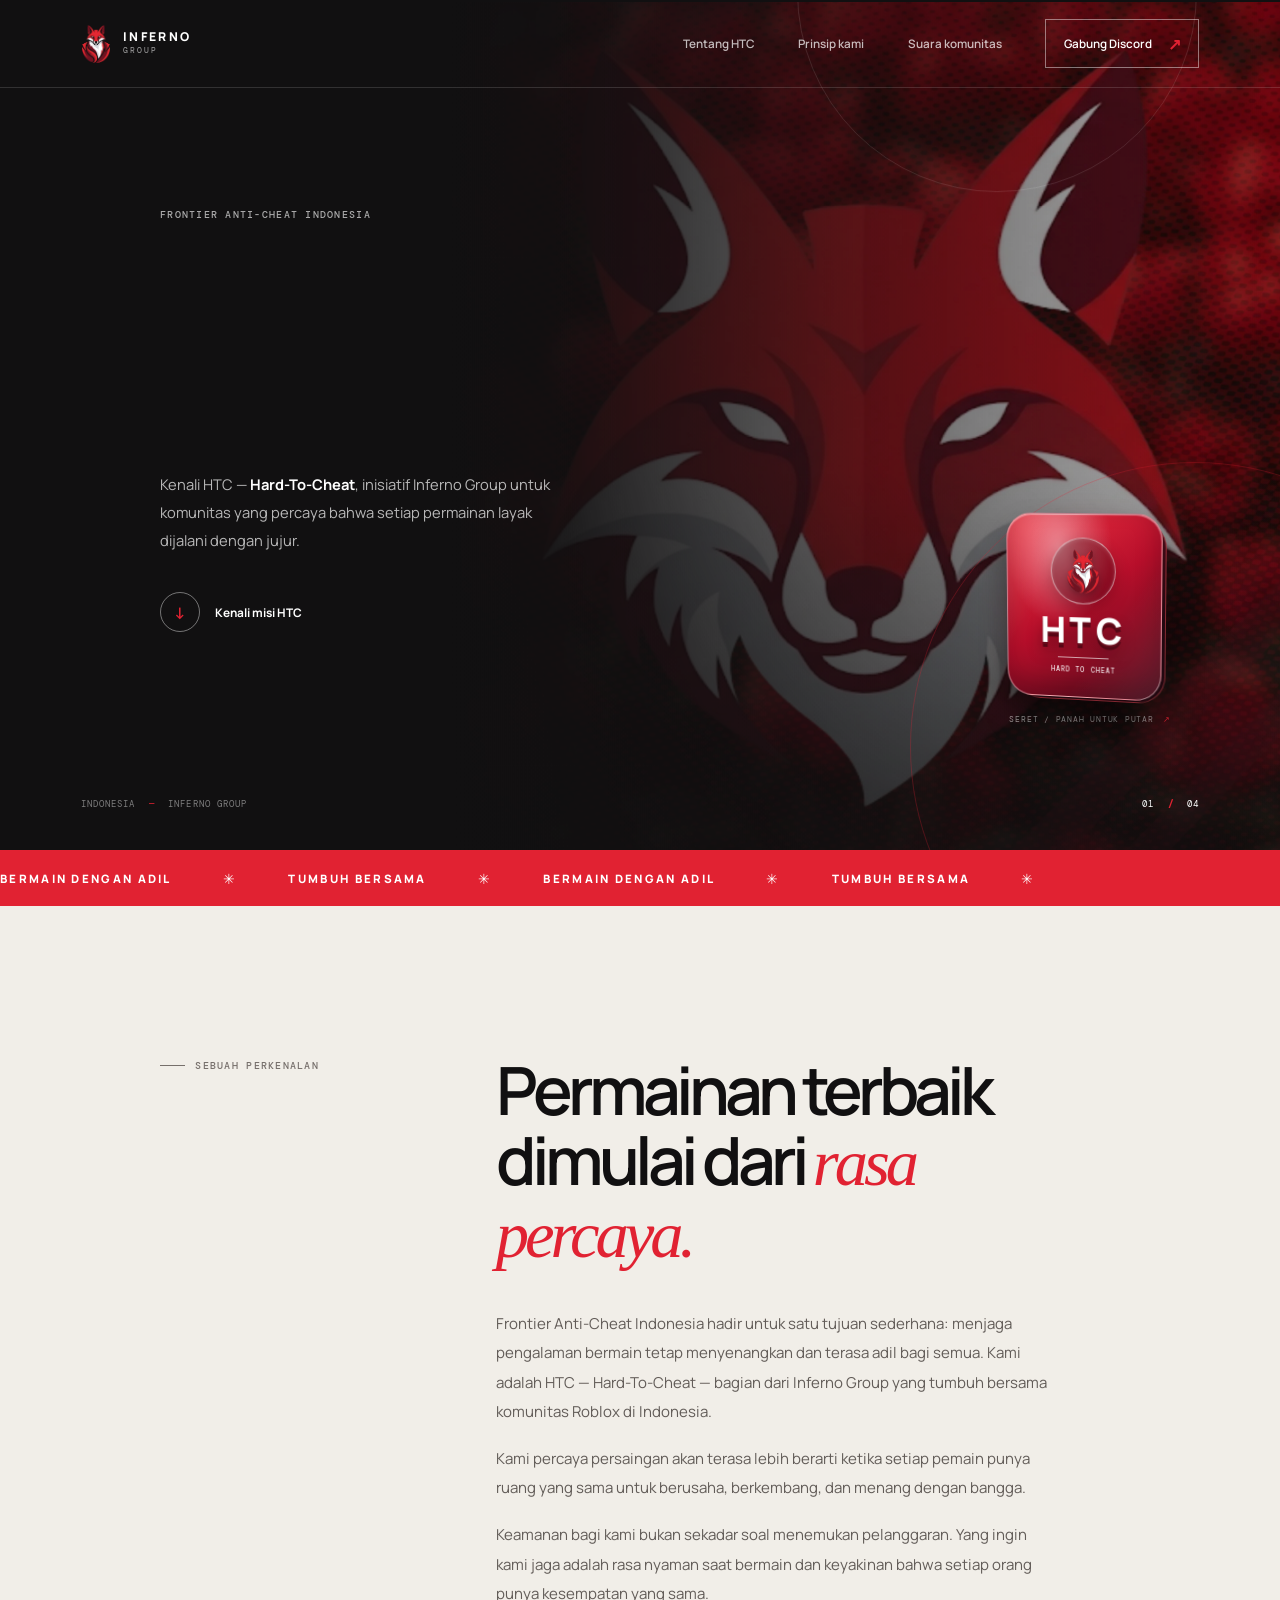
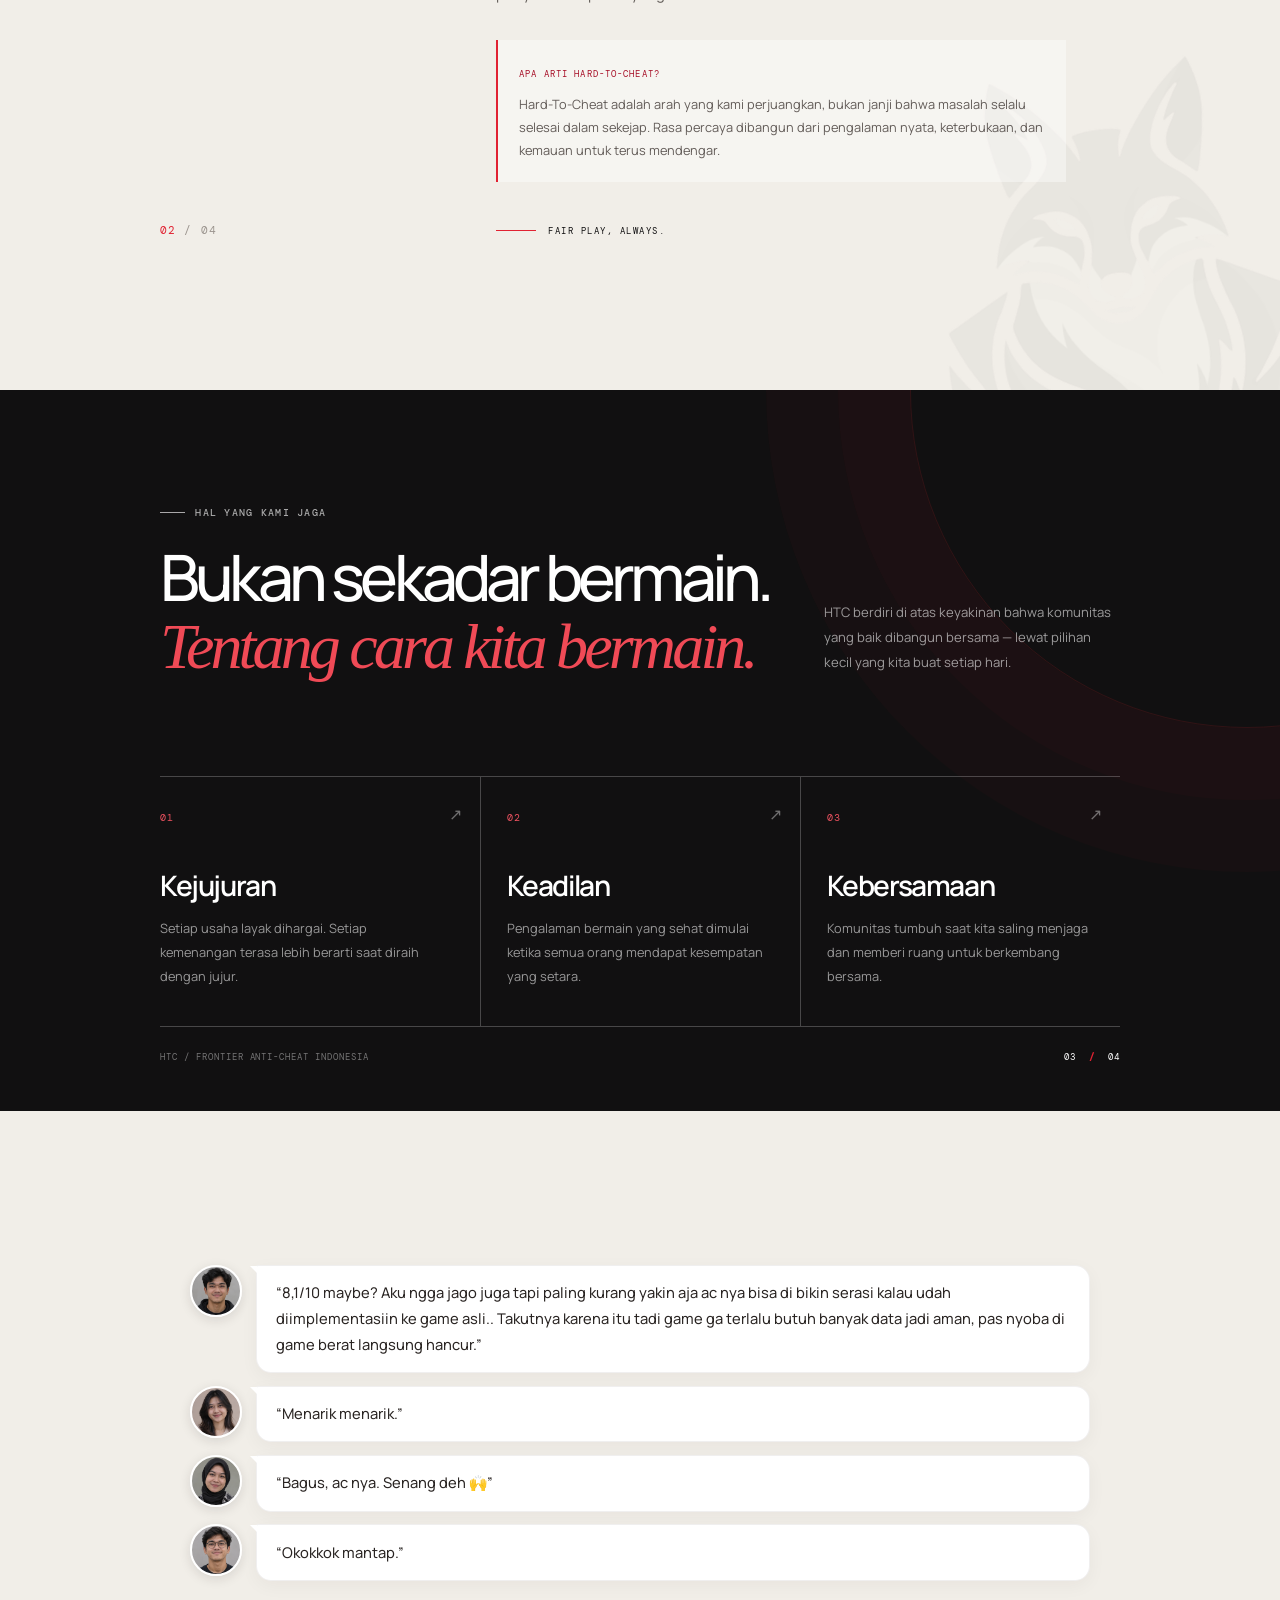
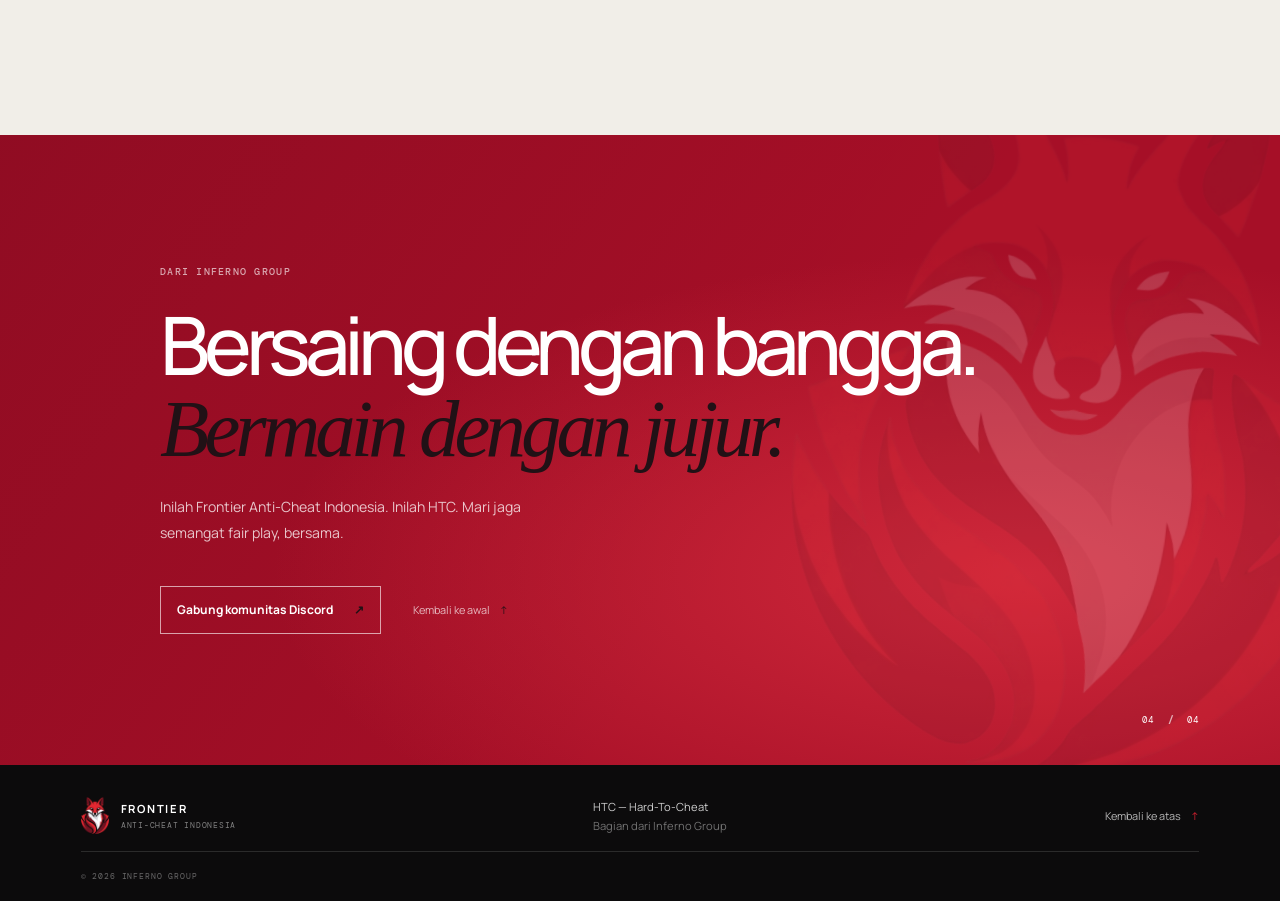
<file: index.html>
<!doctype html>
<html lang="id">
  <head>
    <meta charset="utf-8">
    <meta name="viewport" content="width=device-width, initial-scale=1">
    <meta name="theme-color" content="#111011">
    <meta name="description" content="Kenali Frontier Anti-Cheat Indonesia — HTC (Hard-To-Cheat), bagian dari Inferno Group. Bersama menjaga ruang bermain yang lebih adil.">
    <title>Frontier Anti-Cheat Indonesia — HTC</title>
    <link rel="icon" type="image/png" href="assets/inferno-group-mark.png">
    <link rel="stylesheet" href="styles.css?v=htcnav">
    <script src="script.js?v=htcnav" defer></script>
  </head>
  <body>
    <a class="skip-link" href="#main">Lewati ke konten</a>
    <div class="scroll-line" aria-hidden="true"><span id="scroll-progress"></span></div>

    <header class="site-header" id="top">
      <a class="brand" href="#top" aria-label="Frontier Anti-Cheat Indonesia, beranda">
        <img class="brand__mark" src="assets/inferno-group-mark.png" alt="">
        <span class="brand__name"><strong>INFERNO</strong><span>GROUP</span></span>
      </a>

      <button class="menu-toggle" type="button" aria-expanded="false" aria-controls="primary-nav" data-ripple>
        <span class="menu-toggle__label">Menu</span>
        <span class="menu-toggle__icon" aria-hidden="true"><i></i><i></i></span>
      </button>

      <nav class="nav" id="primary-nav" aria-label="Navigasi utama">
        <a href="#tentang">Tentang HTC</a>
        <a href="#prinsip">Prinsip kami</a>
        <a href="#komunitas">Suara komunitas</a>
        <a class="nav__cta" href="https://discord.gg/inferno-studios-roblox-store-1349219570304421979" target="_blank" rel="noopener noreferrer" data-ripple>Gabung Discord <span aria-hidden="true">↗</span></a>
      </nav>
    </header>

    <main id="main">
      <section class="hero" aria-labelledby="hero-title">
        <div class="hero__art" data-parallax="0.08" aria-hidden="true">
          <img src="assets/inferno-group-banner.webp" alt="">
          <span class="hero__shade"></span>
          <span class="hero__ring hero__ring--one"></span>
          <span class="hero__ring hero__ring--two"></span>
        </div>
        <div class="hero__content">
          <p class="eyebrow hero__eyebrow" data-reveal>FRONTIER ANTI-CHEAT INDONESIA</p>
          <h1 id="hero-title" data-reveal>Ruang bermain<br><em>yang lebih adil.</em></h1>
          <p class="hero__intro" data-reveal>Kenali HTC — <strong>Hard-To-Cheat</strong>, inisiatif Inferno Group untuk komunitas yang percaya bahwa setiap permainan layak dijalani dengan jujur.</p>
          <a class="round-link" href="#tentang" data-reveal data-ripple>
            <span class="round-link__icon" aria-hidden="true">↓</span>
            <span>Kenali misi HTC</span>
          </a>
        </div>
        <div class="hero__meta" aria-hidden="true">
          <span>INDONESIA <i>—</i> INFERNO GROUP</span>
          <span class="hero__index">01 <b>/</b> 04</span>
        </div>
        <button class="htc-logo" type="button" data-htc-logo aria-label="Logo HTC tiga dimensi. Seret untuk memutar, atau gunakan tombol panah." aria-describedby="htc-logo-hint">
          <span class="htc-logo__spin" aria-hidden="true">
            <span class="htc-logo__model">
              <span class="htc-logo__side"></span>
              <span class="htc-logo__face htc-logo__face--front">
                <span class="htc-logo__symbol"><img src="assets/inferno-group-mark.png" alt=""></span>
                <span class="htc-logo__letters">HTC</span>
                <span class="htc-logo__rule"></span>
                <span class="htc-logo__tagline">HARD TO CHEAT</span>
                <span class="htc-logo__shine"></span>
              </span>
              <span class="htc-logo__face htc-logo__face--back">
                <span class="htc-logo__symbol"><img src="assets/inferno-group-mark.png" alt=""></span>
                <span class="htc-logo__letters">HTC</span>
                <span class="htc-logo__rule"></span>
                <span class="htc-logo__tagline">INFERNO GROUP</span>
                <span class="htc-logo__shine"></span>
              </span>
            </span>
          </span>
        </button>
        <span class="htc-logo__hint" id="htc-logo-hint" aria-hidden="true">SERET / PANAH UNTUK PUTAR <span>↗</span></span>
      </section>

      <div class="ticker" aria-label="Bermain dengan adil, tumbuh bersama">
        <div class="ticker__track" aria-hidden="true">
          <span>BERMAIN DENGAN ADIL</span><b>✳</b><span>TUMBUH BERSAMA</span><b>✳</b>
          <span>BERMAIN DENGAN ADIL</span><b>✳</b><span>TUMBUH BERSAMA</span><b>✳</b>
        </div>
      </div>

      <section class="manifesto section-pad" id="tentang" aria-labelledby="manifesto-title">
        <div class="manifesto__aside" data-reveal="left">
          <p class="eyebrow"><span class="eyebrow__line"></span> SEBUAH PERKENALAN</p>
          <span class="manifesto__number">02<span> / 04</span></span>
        </div>
        <div class="manifesto__copy" data-reveal="right">
          <h2 id="manifesto-title">Permainan terbaik<br>dimulai dari <em>rasa percaya.</em></h2>
          <p>Frontier Anti-Cheat Indonesia hadir untuk satu tujuan sederhana: menjaga pengalaman bermain tetap menyenangkan dan terasa adil bagi semua. Kami adalah HTC — Hard-To-Cheat — bagian dari Inferno Group yang tumbuh bersama komunitas Roblox di Indonesia.</p>
          <p>Kami percaya persaingan akan terasa lebih berarti ketika setiap pemain punya ruang yang sama untuk berusaha, berkembang, dan menang dengan bangga.</p>
          <p>Keamanan bagi kami bukan sekadar soal menemukan pelanggaran. Yang ingin kami jaga adalah rasa nyaman saat bermain dan keyakinan bahwa setiap orang punya kesempatan yang sama.</p>
          <div class="manifesto__note" data-reveal>
            <span class="manifesto__note-label">APA ARTI HARD-TO-CHEAT?</span>
            <p>Hard-To-Cheat adalah arah yang kami perjuangkan, bukan janji bahwa masalah selalu selesai dalam sekejap. Rasa percaya dibangun dari pengalaman nyata, keterbukaan, dan kemauan untuk terus mendengar.</p>
          </div>
          <div class="signature"><span class="signature__rule"></span><span>FAIR PLAY, ALWAYS.</span></div>
        </div>
        <div class="manifesto__fox" data-parallax="0.12" aria-hidden="true"><img src="assets/inferno-group-mark.png" alt=""></div>
      </section>

      <section class="principles" id="prinsip" aria-labelledby="principles-title">
        <div class="principles__head">
          <div data-reveal>
            <p class="eyebrow eyebrow--light"><span class="eyebrow__line"></span> HAL YANG KAMI JAGA</p>
            <h2 id="principles-title">Bukan sekadar bermain.<br><em>Tentang cara kita bermain.</em></h2>
          </div>
          <p class="principles__lead" data-reveal>HTC berdiri di atas keyakinan bahwa komunitas yang baik dibangun bersama — lewat pilihan kecil yang kita buat setiap hari.</p>
        </div>
        <div class="principles__list">
          <article class="principle" data-reveal>
            <span class="principle__number">01</span>
            <h3>Kejujuran</h3>
            <p>Setiap usaha layak dihargai. Setiap kemenangan terasa lebih berarti saat diraih dengan jujur.</p>
            <span class="principle__mark" aria-hidden="true">↗</span>
          </article>
          <article class="principle" data-reveal>
            <span class="principle__number">02</span>
            <h3>Keadilan</h3>
            <p>Pengalaman bermain yang sehat dimulai ketika semua orang mendapat kesempatan yang setara.</p>
            <span class="principle__mark" aria-hidden="true">↗</span>
          </article>
          <article class="principle" data-reveal>
            <span class="principle__number">03</span>
            <h3>Kebersamaan</h3>
            <p>Komunitas tumbuh saat kita saling menjaga dan memberi ruang untuk berkembang bersama.</p>
            <span class="principle__mark" aria-hidden="true">↗</span>
          </article>
        </div>
        <div class="principles__bottom" aria-hidden="true"><span>HTC / FRONTIER ANTI-CHEAT INDONESIA</span><span>03 <b>/</b> 04</span></div>
      </section>

      <section class="voices section-pad" id="komunitas" aria-label="Suara komunitas">
        <div class="voices__grid">
          <article class="community-message" data-reveal>
            <span class="community-message__avatar community-message__avatar--one" aria-hidden="true"></span>
            <blockquote class="community-message__text">“8,1/10 maybe? Aku ngga jago juga tapi paling kurang yakin aja ac nya bisa di bikin serasi kalau udah diimplementasiin ke game asli.. Takutnya karena itu tadi game ga terlalu butuh banyak data jadi aman, pas nyoba di game berat langsung hancur.”</blockquote>
          </article>
          <article class="community-message" data-reveal>
            <span class="community-message__avatar community-message__avatar--two" aria-hidden="true"></span>
            <blockquote class="community-message__text">“Menarik menarik.”</blockquote>
          </article>
          <article class="community-message" data-reveal>
            <span class="community-message__avatar community-message__avatar--three" aria-hidden="true"></span>
            <blockquote class="community-message__text">“Bagus, ac nya. Senang deh 🙌”</blockquote>
          </article>
          <article class="community-message" data-reveal>
            <span class="community-message__avatar community-message__avatar--four" aria-hidden="true"></span>
            <blockquote class="community-message__text">“Okokkok mantap.”</blockquote>
          </article>
        </div>
      </section>

      <section class="closing" id="penutup" aria-labelledby="closing-title">
        <div class="closing__art" aria-hidden="true"><img src="assets/inferno-group-mark.png" data-parallax="0.11" alt=""></div>
        <div class="closing__content" data-reveal>
          <p class="eyebrow eyebrow--light">DARI INFERNO GROUP</p>
          <h2 id="closing-title">Bersaing dengan bangga.<br><em>Bermain dengan jujur.</em></h2>
          <p>Inilah Frontier Anti-Cheat Indonesia. Inilah HTC. Mari jaga semangat fair play, bersama.</p>
          <div class="closing__actions">
            <a class="closing__link closing__link--discord" href="https://discord.gg/inferno-studios-roblox-store-1349219570304421979" target="_blank" rel="noopener noreferrer" data-ripple><span>Gabung komunitas Discord</span><span aria-hidden="true">↗</span></a>
            <a class="closing__back" href="#top">Kembali ke awal <span aria-hidden="true">↑</span></a>
          </div>
        </div>
        <span class="closing__note" aria-hidden="true">04 <b>/</b> 04</span>
      </section>
    </main>

    <footer class="site-footer">
      <a class="footer-brand" href="#top" aria-label="Kembali ke atas">
        <img src="assets/inferno-group-mark.png" alt="">
        <span><strong>FRONTIER</strong><small>ANTI-CHEAT INDONESIA</small></span>
      </a>
      <p>HTC — Hard-To-Cheat<br><span>Bagian dari Inferno Group</span></p>
      <a class="footer-top" href="#top" data-ripple>Kembali ke atas <span aria-hidden="true">↑</span></a>
      <small class="footer-copy">© <span id="year">2026</span> INFERNO GROUP</small>
    </footer>
  </body>
</html>
</file>
<file: styles.css>
@import url('https://fonts.googleapis.com/css2?family=DM+Mono:wght@400;500&family=Manrope:wght@400;500;600;700;800&display=swap');

:root {
  color-scheme: light;
  --ink: #111011;
  --ink-soft: #292628;
  --paper: #f1eee8;
  --paper-warm: #e9e5de;
  --muted: #a7a09a;
  --red: #e12232;
  --red-dark: #a60f27;
  --line: rgba(17, 16, 17, .16);
  --mono: 'DM Mono', 'Courier New', monospace;
  --sans: 'Manrope', 'Arial', sans-serif;
}

* { box-sizing: border-box; }
html { scroll-behavior: smooth; scroll-padding-top: 5.5rem; }
body { margin: 0; background: var(--paper); color: var(--ink); font-family: var(--sans); -webkit-font-smoothing: antialiased; }
::selection { color: #fff; background: var(--red); }
a { color: inherit; text-decoration: none; }
button { color: inherit; font: inherit; }
:focus-visible { outline: 2px solid var(--red); outline-offset: 4px; }

.skip-link { position: fixed; z-index: 100; top: .75rem; left: .75rem; padding: .75rem 1rem; color: #fff; background: var(--red); transform: translateY(-160%); }
.skip-link:focus { transform: translateY(0); }
.scroll-line { position: fixed; z-index: 50; top: 0; left: 0; width: 100%; height: 2px; pointer-events: none; }
.scroll-line span { display: block; height: 100%; width: 0; background: var(--red); box-shadow: 0 0 10px rgba(225,34,50,.65); }

html.motion-ready body::before { position: fixed; z-index: 90; inset: 0; background: var(--red-dark); content: ''; pointer-events: none; transform: scaleY(1); transform-origin: top; transition: transform 1.1s cubic-bezier(.76,0,.24,1); }
html.page-entered body::before { transform: scaleY(0); }

.site-header { position: absolute; z-index: 20; top: 0; left: 0; display: flex; align-items: center; justify-content: space-between; width: 100%; height: 88px; padding: 0 clamp(1.25rem, 6.3vw, 7.5rem); color: #fff; border-bottom: 1px solid rgba(255,255,255,.14); }
.brand { display: inline-flex; align-items: center; gap: .7rem; }
.brand__mark { display: block; width: 31px; height: 38px; object-fit: contain; }
.brand__name { display: grid; gap: 1px; line-height: 1; letter-spacing: .15em; }
.brand__name strong { font-size: .76rem; font-weight: 800; }
.brand__name span { color: rgba(255,255,255,.62); font: .52rem var(--mono); letter-spacing: .26em; }
.nav { display: flex; align-items: center; gap: clamp(1.5rem, 3.4vw, 3.8rem); font-size: .73rem; font-weight: 600; }
.nav > a:not(.nav__cta) { color: rgba(255,255,255,.72); transition: color .2s ease; }
.nav > a:not(.nav__cta) { position: relative; }
.nav > a:not(.nav__cta)::after { position: absolute; right: 0; bottom: -.45rem; left: 0; height: 1px; background: var(--red); content: ''; transform: scaleX(0); transform-origin: left; transition: transform .3s cubic-bezier(.2,.7,.2,1); }
.nav > a:not(.nav__cta):hover { color: #fff; }
.nav > a:not(.nav__cta):hover::after, .nav > a[aria-current="location"]:not(.nav__cta)::after { transform: scaleX(1); }
.nav > a[aria-current="location"]:not(.nav__cta) { color: #fff; }
.nav__cta { display: inline-flex; align-items: center; gap: 1rem; padding: .76rem 1.1rem; border: 1px solid rgba(255,255,255,.45); transition: background .2s ease, color .2s ease, border-color .2s ease; }
.nav__cta:hover { color: var(--ink); background: var(--paper); border-color: var(--paper); }
.nav__cta span { color: var(--red); font-size: 1rem; }
.menu-toggle { display: none; }

.hero { position: relative; isolation: isolate; display: flex; min-height: min(850px, 100svh); min-height: max(700px, min(850px, 100svh)); overflow: hidden; align-items: center; padding: 140px clamp(1.25rem, 12.5vw, 15rem) 118px clamp(1.25rem, 12.5vw, 15rem); color: #fff; background: var(--ink); }
.hero__art { position: absolute; z-index: -2; inset: 0 0 0 35%; overflow: hidden; transform: translate3d(var(--pointer-x, 0px), calc(var(--pointer-y, 0px) + var(--parallax-y, 0px)), 0); transition: transform .7s cubic-bezier(.2,.7,.2,1); will-change: transform; }
.hero__art > img { width: 100%; height: 100%; object-fit: cover; object-position: 48% 50%; opacity: .78; transform: scale(1.06); animation: art-arrive 1.6s cubic-bezier(.2,.7,.2,1) both, art-drift 22s ease-in-out 1.6s infinite alternate; }
.hero__shade { position: absolute; inset: 0; background: linear-gradient(90deg, #111011 0%, rgba(17,16,17,.95) 12%, rgba(17,16,17,.55) 48%, rgba(17,16,17,.08) 100%), linear-gradient(0deg, rgba(17,16,17,.66), transparent 45%); }
.hero__content { position: relative; z-index: 1; width: min(660px, 62vw); padding-bottom: 2rem; }
.eyebrow { display: flex; align-items: center; gap: .65rem; margin: 0 0 1.6rem; color: #766f6b; font: 500 .61rem var(--mono); letter-spacing: .13em; }
.hero__eyebrow, .eyebrow--light { color: rgba(255,255,255,.64); }
.eyebrow__line { display: inline-block; width: 25px; height: 1px; background: currentColor; }
.hero h1 { margin: 0; font-size: clamp(3.7rem, 7.45vw, 7.6rem); font-weight: 600; letter-spacing: -.078em; line-height: .99; }
.hero h1 em, .manifesto h2 em, .principles h2 em, .closing h2 em { color: var(--red); font-family: Georgia, 'Times New Roman', serif; font-weight: 400; letter-spacing: -.06em; }
.hero__intro { max-width: 400px; margin: 2rem 0 0; color: rgba(255,255,255,.7); font-size: .92rem; line-height: 1.9; }
.hero__intro strong { color: #fff; font-weight: 700; }
.round-link { display: inline-flex; align-items: center; gap: .95rem; margin-top: 2.3rem; font-size: .74rem; font-weight: 700; }
.round-link__icon { display: grid; width: 40px; height: 40px; place-items: center; border: 1px solid rgba(255,255,255,.42); border-radius: 50%; color: var(--red); font-size: 1rem; transition: transform .3s ease, background .3s ease, border-color .3s ease; }
.round-link:hover .round-link__icon { transform: translateY(4px); color: #fff; background: var(--red); border-color: var(--red); }
.hero__meta { position: absolute; right: clamp(1.25rem, 6.3vw, 7.5rem); bottom: 2.5rem; left: clamp(1.25rem, 6.3vw, 7.5rem); display: flex; justify-content: space-between; color: rgba(255,255,255,.46); font: .57rem var(--mono); letter-spacing: .12em; }
.hero__meta i, .hero__index b, .principles__bottom b, .closing__note b { padding: 0 .45rem; color: var(--red); font-style: normal; }
.hero__index { color: #fff; }
.htc-logo { position: absolute; z-index: 3; right: 9%; bottom: 18%; width: 158px; height: 184px; padding: 0; border: 0; border-radius: 26px; color: #fff; background: transparent; cursor: grab; perspective: 1000px; touch-action: none; -webkit-tap-highlight-color: transparent; }
.htc-logo:active { cursor: grabbing; }
.htc-logo:focus-visible { outline-color: #fff; outline-offset: 9px; }
.htc-logo::before { position: absolute; z-index: -1; inset: 18%; border-radius: 50%; background: rgba(225,34,50,.7); content: ''; filter: blur(27px); opacity: .5; transition: opacity .3s ease, transform .4s ease; }
.htc-logo:hover::before { opacity: .9; transform: scale(1.24); }
.htc-logo__spin { position: absolute; inset: 0; transform-style: preserve-3d; }
.htc-logo__spin { animation: htc-logo-spin 10s linear infinite; }
.htc-logo.is-dragging .htc-logo__spin, .htc-logo:focus-visible .htc-logo__spin { animation-play-state: paused; }
.htc-logo__model { position: absolute; inset: 0; transform: rotateX(var(--logo-x,-7deg)) rotateY(var(--logo-y,-14deg)); transform-style: preserve-3d; transition: transform .24s cubic-bezier(.2,.7,.2,1); will-change: transform; }
.htc-logo.is-dragging .htc-logo__model { transition: none; }
.htc-logo__side { position: absolute; inset: 7px 0 -8px; border: 1px solid rgba(255,95,104,.4); border-radius: 28px; background: linear-gradient(145deg,#74101f,#260811 72%); box-shadow: 0 24px 36px rgba(0,0,0,.36); transform: translateZ(-12px); }
.htc-logo__face { position: absolute; inset: 0; display: flex; flex-direction: column; align-items: center; justify-content: center; overflow: hidden; padding: 18px 14px; border: 1px solid rgba(255,255,255,.48); border-radius: 26px; background: radial-gradient(ellipse at var(--shine-x,34%) var(--shine-y,18%),rgba(255,255,255,.42),transparent 37%), linear-gradient(145deg,#f23543 0%,#b80f2b 48%,#4e0b1b 100%); box-shadow: inset 0 1px 1px rgba(255,255,255,.48), inset 0 -12px 24px rgba(23,4,10,.27), 0 14px 28px rgba(0,0,0,.22); backface-visibility: hidden; transform: translateZ(12px); }
.htc-logo__face--back { background: radial-gradient(ellipse at 65% 18%,rgba(255,255,255,.38),transparent 37%), linear-gradient(215deg,#f23543 0%,#a40e27 50%,#350914 100%); transform: rotateY(180deg) translateZ(12px); }
.htc-logo__symbol { display: grid; width: 66px; height: 66px; place-items: center; border: 1px solid rgba(255,255,255,.52); border-radius: 50%; background: rgba(22,6,11,.28); box-shadow: 0 7px 16px rgba(23,4,10,.24), inset 0 1px 4px rgba(255,255,255,.15); transform: translateZ(13px); }
.htc-logo__symbol img { display: block; width: 43px; height: 43px; object-fit: contain; filter: drop-shadow(0 3px 3px rgba(0,0,0,.28)); }
.htc-logo__letters { margin-top: 8px; font-size: 2.25rem; font-weight: 800; letter-spacing: .12em; line-height: 1; text-shadow: 0 2px 0 #690d1d,0 5px 0 rgba(71,5,18,.8),0 10px 16px rgba(22,4,10,.45); transform: translateZ(17px); }
.htc-logo__rule { width: 52px; height: 1px; margin-top: 9px; background: rgba(255,255,255,.62); transform: translateZ(13px); }
.htc-logo__tagline { margin-top: 7px; color: rgba(255,255,255,.88); font: 500 .43rem var(--mono); letter-spacing: .16em; transform: translateZ(13px); }
.htc-logo__shine { position: absolute; inset: 0; border-radius: inherit; background: linear-gradient(125deg,rgba(255,255,255,.13),transparent 33% 66%,rgba(255,255,255,.08)); mix-blend-mode: screen; pointer-events: none; transform: translateZ(18px); }
.htc-logo__hint { position: absolute; right: 8.5%; bottom: calc(18% - 1.7rem); color: rgba(255,255,255,.58); font: .48rem var(--mono); letter-spacing: .1em; }
.htc-logo__hint span { display: inline-block; margin-left: .25rem; color: var(--red); transition: transform .25s ease; }
.htc-logo:hover + .htc-logo__hint span { transform: translate(3px,-3px); }
.hero__ring { position: absolute; display: block; width: 400px; height: 400px; border: 1px solid rgba(255,255,255,.11); border-radius: 50%; }
.hero__ring--one { top: -210px; right: 10%; }
.hero__ring--two { right: -200px; bottom: -180px; width: 570px; height: 570px; border-color: rgba(225,34,50,.28); }
.hero__ring--one { animation: ring-turn 42s linear infinite; }
.hero__ring--two { animation: ring-breathe 9s ease-in-out infinite alternate; }

.ticker { overflow: hidden; padding: 1.2rem 0 1.1rem; color: #fff; background: var(--red); }
.ticker__track { display: flex; width: max-content; align-items: center; gap: clamp(1.6rem, 4vw, 4rem); animation: ticker-scroll 25s linear infinite; font-size: clamp(.65rem, .9vw, .82rem); font-weight: 800; letter-spacing: .2em; white-space: nowrap; }
.ticker__track b { font-size: .9rem; font-weight: 400; }

.section-pad { padding: clamp(6rem, 12vw, 12rem) clamp(1.25rem, 12.5vw, 15rem); }
.manifesto { position: relative; display: grid; min-height: 700px; grid-template-columns: 1fr 2.1fr; gap: 3vw; overflow: hidden; }
.manifesto__aside { position: relative; z-index: 1; display: flex; flex-direction: column; justify-content: space-between; align-items: flex-start; }
.manifesto__number { color: var(--red); font: .7rem var(--mono); letter-spacing: .1em; }
.manifesto__number span { color: #9b948e; }
.manifesto__copy { position: relative; z-index: 2; max-width: 700px; }
.manifesto h2 { max-width: 760px; margin: -.25rem 0 2.5rem; font-size: clamp(2.8rem, 5.2vw, 5.5rem); font-weight: 600; letter-spacing: -.075em; line-height: 1.04; }
.manifesto h2 em { color: var(--red); }
.manifesto__copy > p { max-width: 560px; margin: 0 0 1.1rem; color: #625c58; font-size: .94rem; line-height: 1.95; }
.signature { display: flex; align-items: center; gap: .8rem; margin-top: 2.7rem; color: var(--ink); font: .58rem var(--mono); letter-spacing: .16em; }
.signature__rule { width: 40px; height: 1px; background: var(--red); }
.manifesto__fox { position: absolute; right: -1.5%; bottom: -18%; width: min(28vw, 370px); opacity: .055; filter: grayscale(1); transform: translate3d(0,var(--parallax-y,0px),0) rotate(-8deg); }
.manifesto__fox img { display: block; width: 100%; animation: fox-drift 11s ease-in-out infinite alternate; }
.manifesto__note { max-width: 570px; margin-top: 2rem; padding: 1.25rem 1.35rem 1.2rem; border-left: 2px solid var(--red); background: rgba(255,255,255,.4); }
.manifesto__note-label { color: var(--red-dark); font: .58rem var(--mono); letter-spacing: .12em; }
.manifesto__note p { margin: .7rem 0 0; color: #625c58; font-size: .8rem; line-height: 1.8; }

.principles { position: relative; overflow: hidden; padding: clamp(5rem, 9vw, 9rem) clamp(1.25rem, 12.5vw, 15rem) 2rem; color: #fff; background: var(--ink); }
.principles::before { position: absolute; top: -21rem; right: -19rem; width: 42rem; height: 42rem; border: 1px solid rgba(225,34,50,.15); border-radius: 50%; content: ''; box-shadow: 0 0 0 4.5rem rgba(225,34,50,.025), 0 0 0 9rem rgba(225,34,50,.025); }
.principles::before { animation: contour-drift 28s ease-in-out infinite alternate; }
.principles__head { position: relative; display: grid; grid-template-columns: 1.35fr .65fr; align-items: end; gap: 3rem; }
.principles h2 { margin: 0; font-size: clamp(2.5rem, 5vw, 5.2rem); font-weight: 500; letter-spacing: -.075em; line-height: 1.04; }
.principles h2 em { color: #f04a56; }
.principles__lead { max-width: 325px; margin: 0 0 .35rem auto; color: rgba(255,255,255,.58); font-size: .82rem; line-height: 1.9; }
.principles__list { position: relative; display: grid; grid-template-columns: repeat(3, 1fr); gap: 0; margin-top: clamp(4rem, 7.5vw, 7.8rem); border-top: 1px solid rgba(255,255,255,.23); }
.principle { position: relative; min-height: 250px; padding: 1.7rem clamp(1rem, 2vw, 2rem) 2rem 0; border-bottom: 1px solid rgba(255,255,255,.23); transition: background .3s ease, padding .3s ease; }
.principle::after { position: absolute; right: 0; bottom: -1px; left: 0; height: 2px; background: var(--red); content: ''; transform: scaleX(0); transform-origin: left; transition: transform .45s cubic-bezier(.2,.7,.2,1); }
.principle:hover::after { transform: scaleX(1); }
.principle + .principle { padding-left: clamp(1rem, 2vw, 2rem); border-left: 1px solid rgba(255,255,255,.23); }
.principle:hover { background: linear-gradient(180deg, rgba(225,34,50,.08), transparent); padding-top: 1.4rem; }
.principle__number { color: #ee5260; font: .65rem var(--mono); letter-spacing: .09em; }
.principle h3 { margin: 2.5rem 0 .8rem; font-size: clamp(1.5rem, 2.2vw, 2.15rem); font-weight: 600; letter-spacing: -.05em; }
.principle p { max-width: 270px; margin: 0; color: rgba(255,255,255,.57); font-size: .8rem; line-height: 1.85; }
.principle__mark { position: absolute; top: 1.6rem; right: 1.1rem; color: rgba(255,255,255,.4); font-size: 1rem; transition: transform .45s cubic-bezier(.2,.7,.2,1), color .25s ease; }
.principle:hover .principle__mark { color: var(--red); transform: translate(5px,-5px) rotate(45deg) scale(1.2); }
.principles__bottom { display: flex; justify-content: space-between; padding: 1.5rem 0 1rem; color: rgba(255,255,255,.42); font: .55rem var(--mono); letter-spacing: .11em; }
.principles__bottom > span:last-child { color: #fff; }

.voices { overflow: hidden; background: var(--paper); }
.voices__grid { display: flex; max-width: 900px; flex-direction: column; gap: .8rem; margin-inline: auto; }
.community-message { display: flex; align-items: flex-start; gap: .9rem; transition: transform .35s cubic-bezier(.2,.7,.2,1); }
.community-message:hover { transform: translateX(4px); }
.community-message__avatar { position: relative; flex: 0 0 52px; width: 52px; height: 52px; border: 2px solid #fff; border-radius: 50%; background-image: url('assets/community-profiles.png'); background-size: 200% 200%; box-shadow: 0 3px 12px rgba(37,25,24,.12); transition: transform .5s cubic-bezier(.2,.7,.2,1), box-shadow .35s ease; }
.community-message:hover .community-message__avatar { transform: rotate(-9deg) scale(1.1); box-shadow: 0 7px 20px rgba(37,25,24,.2); }
.community-message__avatar--one { background-position: 0 0; }
.community-message__avatar--two { background-position: 100% 0; }
.community-message__avatar--three { background-position: 0 100%; }
.community-message__avatar--four { background-position: 100% 100%; }
.community-message__text { position: relative; flex: 1; min-width: 0; margin: 0; padding: .9rem 1.15rem; border: 1px solid rgba(45,34,32,.07); border-radius: 2px 15px 15px 15px; color: #282321; background: #fff; box-shadow: 0 5px 18px rgba(37,25,24,.045); font-size: .92rem; font-weight: 450; line-height: 1.75; }
.community-message__text { transition: transform .35s cubic-bezier(.2,.7,.2,1), box-shadow .35s ease; }
.community-message:hover .community-message__text { transform: translateY(-3px); box-shadow: 0 10px 25px rgba(37,25,24,.1); }
.community-message__text::before { position: absolute; top: 0; left: -7px; width: 0; height: 0; border-top: 7px solid #fff; border-left: 7px solid transparent; content: ''; }

.closing { position: relative; isolation: isolate; display: flex; min-height: 630px; align-items: center; overflow: hidden; padding: clamp(5rem, 10vw, 10rem) clamp(1.25rem, 12.5vw, 15rem); color: #fff; background: var(--red-dark); }
.closing::before { position: absolute; z-index: -1; inset: 0; background: radial-gradient(ellipse at 80% 70%, rgba(238,59,73,.58), transparent 52%), linear-gradient(125deg, rgba(88,4,23,.28), transparent 60%); content: ''; }
.closing__art { position: absolute; z-index: -1; top: 50%; right: -5vw; width: min(43vw, 570px); opacity: .16; transform: translateY(-50%) rotate(6deg); animation: closing-drift 12s ease-in-out infinite alternate; }
.closing__art img { display: block; width: 100%; transform: translate3d(0,var(--parallax-y,0px),0); }
.closing__content { max-width: 850px; }
.closing h2 { margin: 0; font-size: clamp(2.8rem, 6.3vw, 6.35rem); font-weight: 500; letter-spacing: -.075em; line-height: 1.01; }
.closing h2 em { color: #211116; }
.closing__content > p:not(.eyebrow) { max-width: 410px; margin: 1.5rem 0 0; color: rgba(255,255,255,.76); font-size: .88rem; line-height: 1.85; }
.closing__actions { display: flex; align-items: center; flex-wrap: wrap; gap: 1.3rem 2rem; margin-top: 2.5rem; }
.closing__link { display: inline-flex; align-items: center; gap: 1.3rem; padding: .9rem 1rem; border: 1px solid rgba(255,255,255,.62); font-size: .75rem; font-weight: 700; transition: color .25s ease, background .25s ease, border-color .25s ease; }
.closing__link span:last-child { color: #211116; transition: transform .25s ease; }
.closing__link:hover { color: var(--ink); background: var(--paper); border-color: var(--paper); }
.closing__link:hover span:last-child { transform: translate(3px,-3px); }
.closing__back { color: rgba(255,255,255,.7); font-size: .68rem; }
.closing__back span { display: inline-block; padding-left: .5rem; color: #211116; transition: transform .25s ease; }
.closing__back:hover span { transform: translateY(-4px); }
.closing__note { position: absolute; right: clamp(1.25rem, 6.3vw, 7.5rem); bottom: 2.4rem; font: .58rem var(--mono); letter-spacing: .12em; }
.closing__note b { color: rgba(255,255,255,.65); }

.site-footer { display: grid; grid-template-columns: 1fr 1fr auto; align-items: center; gap: 1rem; padding: 2rem clamp(1.25rem, 6.3vw, 7.5rem) 1.2rem; color: #fff; background: #0c0b0c; }
.footer-brand { display: inline-flex; align-items: center; gap: .7rem; width: max-content; }
.footer-brand img { width: 29px; height: 37px; object-fit: contain; }
.footer-brand span { display: grid; gap: .2rem; }
.footer-brand strong { font-size: .7rem; letter-spacing: .15em; }
.footer-brand small { color: rgba(255,255,255,.48); font: .48rem var(--mono); letter-spacing: .1em; }
.site-footer > p { margin: 0; color: rgba(255,255,255,.8); font-size: .7rem; line-height: 1.7; }
.site-footer > p span { color: rgba(255,255,255,.42); }
.footer-top { justify-self: end; color: rgba(255,255,255,.7); font-size: .68rem; transition: color .2s ease; }
.footer-top:hover { color: #fff; }
.footer-top span { display: inline-block; padding-left: .55rem; color: var(--red); transition: transform .3s ease; }
.footer-top:hover span { transform: translateY(-4px); }
.footer-copy { grid-column: 1 / -1; padding-top: 1.2rem; border-top: 1px solid rgba(255,255,255,.13); color: rgba(255,255,255,.38); font: .53rem var(--mono); letter-spacing: .1em; }

[data-reveal] { opacity: 1; transform: none; }
.motion-ready [data-reveal] { opacity: 0; transform: translate3d(0,38px,0) scale(.985); transition: opacity .85s ease, transform .95s cubic-bezier(.16,1,.3,1); }
.motion-ready [data-reveal="left"] { transform: translate3d(-46px,0,0) scale(.985); }
.motion-ready [data-reveal="right"] { transform: translate3d(46px,0,0) scale(.985); }
.motion-ready [data-reveal].is-visible { opacity: 1; transform: translate3d(0,0,0) scale(1); }
.motion-ready .hero h1[data-reveal] { clip-path: inset(0 0 100% 0); transform: none; transition: clip-path .95s cubic-bezier(.2,.7,.2,1) .08s, opacity .75s ease .08s; }
.motion-ready .hero h1[data-reveal].is-visible { clip-path: inset(0); transform: none; }
.motion-ready .hero__intro[data-reveal] { transition-delay: .16s; }
.motion-ready .hero .round-link[data-reveal] { transition-delay: .23s; }
.motion-ready .site-header { animation: header-arrive .8s cubic-bezier(.16,1,.3,1) .18s both; }
.motion-ready .hero__meta { animation: meta-arrive .8s cubic-bezier(.16,1,.3,1) .72s both; }
.motion-ready .htc-logo { animation: htc-logo-arrive .85s cubic-bezier(.16,1,.3,1) .68s both; }
.motion-ready .principle:nth-child(2) { transition-delay: .1s; }
.motion-ready .principle:nth-child(3) { transition-delay: .2s; }
.motion-ready .voices__grid .community-message:nth-child(2) { transition-delay: .08s; }
.motion-ready .voices__grid .community-message:nth-child(3) { transition-delay: .16s; }
.motion-ready .voices__grid .community-message:nth-child(4) { transition-delay: .24s; }
.motion-ready .voices__grid .community-message:nth-child(odd) { transform: translate3d(-36px,10px,0) scale(.985); }
.motion-ready .voices__grid .community-message:nth-child(even) { transform: translate3d(36px,10px,0) scale(.985); }
.motion-ready .voices__grid .community-message.is-visible { transform: translate3d(0,0,0) scale(1); }
.motion-ready .voices__grid .community-message.is-visible:hover { transform: translate3d(5px,0,0) scale(1.005); }
.motion-ready .section-arriving { opacity: .18; transform: translate3d(0,24px,0); transition: opacity .62s ease, transform .82s cubic-bezier(.16,1,.3,1); }
.motion-ready .section-arriving.section-arrived { opacity: 1; transform: translate3d(0,0,0); }
.motion-ready .section-arriving [data-reveal] { opacity: 0 !important; transform: translate3d(0,28px,0) scale(.99) !important; transition: opacity .7s ease var(--section-arrival-delay,0ms), transform .78s cubic-bezier(.16,1,.3,1) var(--section-arrival-delay,0ms) !important; }
.motion-ready .section-arriving.section-arrived [data-reveal] { opacity: 1 !important; transform: translate3d(0,0,0) scale(1) !important; }

[data-ripple] { position: relative; isolation: isolate; overflow: hidden; transition: transform .22s cubic-bezier(.2,.7,.2,1); }
[data-ripple] > .tap-ripple { position: absolute; z-index: 0; border-radius: 50%; background: radial-gradient(circle, rgba(225,34,50,.4), rgba(225,34,50,.12) 48%, transparent 72%); pointer-events: none; transform: translate(-50%,-50%) scale(.05); animation: tap-ripple .68s cubic-bezier(.2,.7,.2,1) forwards; }
[data-ripple] > :not(.tap-ripple) { position: relative; z-index: 1; }
[data-ripple]:active { transform: scale(.965); }
.round-link:active .round-link__icon { transform: translateY(3px) scale(.86); }
.closing__back { transition: color .2s ease; }
.closing__back:hover { color: #fff; }

@keyframes art-arrive { from { opacity: .15; clip-path: inset(0 0 0 38%); transform: scale(1.16); } to { opacity: .78; clip-path: inset(0); transform: scale(1.06); } }
@keyframes art-drift { from { transform: scale(1.06) translate3d(0,0,0); } to { transform: scale(1.1) translate3d(-1.2%, .6%, 0); } }
@keyframes htc-logo-arrive { from { opacity: 0; filter: blur(8px); } to { opacity: 1; filter: blur(0); } }
@keyframes htc-logo-spin {
  0% { transform: translateY(0) rotateY(0deg); }
  25% { transform: translateY(-8px) rotateY(90deg); }
  50% { transform: translateY(0) rotateY(180deg); }
  75% { transform: translateY(-8px) rotateY(270deg); }
  100% { transform: translateY(0) rotateY(360deg); }
}
@keyframes ticker-scroll { to { transform: translateX(-50%); } }
@keyframes closing-drift { to { transform: translate(1.5%, -52%) rotate(2deg); } }
@keyframes ring-turn { to { transform: rotate(360deg); } }
@keyframes ring-breathe { from { opacity: .35; transform: scale(.98); } to { opacity: 1; transform: scale(1.035); } }
@keyframes fox-drift { from { transform: translateY(0) rotate(-2deg); } to { transform: translateY(-13px) rotate(3deg); } }
@keyframes contour-drift { from { transform: translate3d(0,0,0) rotate(0); } to { transform: translate3d(2.5%,1.8%,0) rotate(8deg); } }
@keyframes header-arrive { from { opacity: 0; transform: translateY(-18px); } to { opacity: 1; transform: translateY(0); } }
@keyframes meta-arrive { from { opacity: 0; transform: translateY(12px); } to { opacity: 1; transform: translateY(0); } }
@keyframes tap-ripple { to { opacity: 0; transform: translate(-50%,-50%) scale(1); } }
@keyframes menu-link-in { from { opacity: 0; transform: translateY(12px); } to { opacity: 1; transform: translateY(0); } }

@media (max-width: 900px) {
  .site-header { height: 76px; padding-inline: 1.5rem; }
  .hero { min-height: max(690px, 92svh); padding: 128px 8vw 110px; }
  .hero__content { width: min(620px, 75vw); }
  .hero__art { left: 24%; }
  .hero__shade { background: linear-gradient(90deg, #111011 0%, rgba(17,16,17,.87) 20%, rgba(17,16,17,.32) 100%), linear-gradient(0deg, rgba(17,16,17,.75), transparent 55%); }
  .hero__meta { right: 1.5rem; left: 1.5rem; }
  .htc-logo { right: 8%; bottom: 17%; width: 142px; height: 166px; }
  .htc-logo__symbol { width: 58px; height: 58px; }
  .htc-logo__symbol img { width: 38px; height: 38px; }
  .htc-logo__letters { font-size: 2rem; }
  .htc-logo__hint { right: 7%; bottom: calc(17% - 1.6rem); }
  .section-pad, .principles, .closing { padding-inline: 8vw; }
  .manifesto { min-height: 620px; grid-template-columns: .72fr 2fr; }
  .manifesto__fox { right: -5%; bottom: -10%; width: 36vw; }
  .site-footer { padding-inline: 1.5rem; }
}

@media (max-width: 640px) {
  html { scroll-padding-top: 4.5rem; }
  .site-header { height: 70px; padding-inline: 1.1rem; }
  .brand__mark { width: 26px; height: 33px; }
  .brand__name strong { font-size: .68rem; }
  .menu-toggle { display: inline-flex; align-items: center; gap: .6rem; padding: .6rem 0 .6rem .6rem; border: 0; background: transparent; color: #fff; font: .6rem var(--mono); letter-spacing: .08em; }
  .menu-toggle__icon { display: grid; gap: 5px; width: 17px; }
  .menu-toggle__icon { transition: transform .35s cubic-bezier(.2,.7,.2,1); }
  .menu-toggle:hover .menu-toggle__icon { transform: rotate(90deg); }
  .menu-toggle__icon i { display: block; width: 17px; height: 1px; background: #fff; transition: transform .2s ease; }
  .menu-toggle[aria-expanded="true"] .menu-toggle__icon i:first-child { transform: translateY(3px) rotate(45deg); }
  .menu-toggle[aria-expanded="true"] .menu-toggle__icon i:last-child { transform: translateY(-3px) rotate(-45deg); }
  .nav { position: absolute; top: 69px; right: 0; left: 0; display: grid; gap: 0; padding: .2rem 1.1rem 1rem; background: rgba(17,16,17,.97); opacity: 0; pointer-events: none; transform: translateY(-8px); transition: opacity .2s ease, transform .2s ease; }
  .nav.is-open { opacity: 1; pointer-events: auto; transform: translateY(0); }
  .nav.is-open > a { animation: menu-link-in .38s cubic-bezier(.16,1,.3,1) both; }
  .nav.is-open > a:nth-child(2) { animation-delay: .04s; }
  .nav.is-open > a:nth-child(3) { animation-delay: .08s; }
  .nav.is-open > a:nth-child(4) { animation-delay: .12s; }
  .nav > a:not(.nav__cta) { padding: 1rem .1rem; border-bottom: 1px solid rgba(255,255,255,.13); }
  .nav__cta { justify-content: space-between; margin-top: .8rem; }
  .hero { min-height: max(690px, 94svh); align-items: flex-end; padding: 150px 1.35rem 115px; }
  .hero__art { inset: 0 -20% 0 5%; }
  .hero__art > img { object-position: 51% 45%; }
  .hero__shade { background: linear-gradient(90deg, rgba(17,16,17,.6), rgba(17,16,17,.12)), linear-gradient(0deg, #111011 0%, rgba(17,16,17,.9) 21%, rgba(17,16,17,.16) 72%); }
  .hero__content { width: 100%; padding-bottom: 0; }
  .eyebrow { font-size: .55rem; letter-spacing: .1em; }
  .hero h1 { font-size: clamp(3.35rem, 14vw, 5.2rem); }
  .hero__intro { max-width: 365px; margin-top: 1.3rem; font-size: .82rem; line-height: 1.8; }
  .round-link { margin-top: 1.6rem; }
  .htc-logo { top: 21%; right: 8%; bottom: auto; width: 118px; height: 138px; }
  .htc-logo__face { padding: 13px 10px; border-radius: 22px; }
  .htc-logo__side { border-radius: 24px; }
  .htc-logo__symbol { width: 48px; height: 48px; }
  .htc-logo__symbol img { width: 31px; height: 31px; }
  .htc-logo__letters { margin-top: 6px; font-size: 1.65rem; }
  .htc-logo__rule { width: 43px; margin-top: 6px; }
  .htc-logo__tagline { margin-top: 6px; font-size: .37rem; }
  .htc-logo__hint { top: calc(21% + 142px); right: 7%; bottom: auto; font-size: .4rem; }
  .hero__meta { right: 1.35rem; bottom: 1.55rem; left: 1.35rem; font-size: .48rem; }
  .ticker { padding-block: 1rem; }
  .ticker__track { gap: 1.5rem; font-size: .62rem; }
  .section-pad, .principles, .closing { padding-inline: 1.35rem; }
  .manifesto { display: block; min-height: unset; padding-block: 5rem 6rem; }
  .manifesto__aside { min-height: unset; }
  .manifesto__number { position: absolute; top: .1rem; right: 0; }
  .manifesto__copy { margin-top: 3.6rem; }
  .manifesto h2 { margin-bottom: 1.6rem; font-size: clamp(2.6rem, 11vw, 4rem); }
  .manifesto__copy > p { font-size: .84rem; line-height: 1.9; }
  .manifesto__fox { right: -10%; bottom: -7%; width: 52vw; }
  .principles { padding-top: 5.3rem; padding-bottom: 1.5rem; }
  .principles__head { display: block; }
  .principles h2 { font-size: clamp(2.5rem, 10vw, 3.7rem); }
  .principles__lead { max-width: 340px; margin: 1.5rem 0 0; font-size: .8rem; }
  .principles__list { grid-template-columns: 1fr; margin-top: 3.4rem; }
  .principle, .principle + .principle { min-height: unset; padding: 1.4rem 2rem 1.6rem 0; border-left: 0; }
  .principle h3 { margin: 1.2rem 0 .45rem; font-size: 1.55rem; }
  .principle p { max-width: 320px; font-size: .78rem; }
  .principle__mark { top: 1.35rem; right: .4rem; }
  .principles__bottom { font-size: .44rem; }
  .voices { padding-block: 4.5rem; }
  .voices__grid { gap: .7rem; }
  .community-message { gap: .65rem; }
  .community-message__avatar { flex-basis: 42px; width: 42px; height: 42px; }
  .community-message__text { padding: .75rem .9rem; font-size: .84rem; line-height: 1.7; }
  .closing { min-height: 590px; padding-top: 5rem; padding-bottom: 6.5rem; }
  .closing h2 { font-size: clamp(2.75rem, 11vw, 4.2rem); }
  .closing__content > p:not(.eyebrow) { max-width: 330px; font-size: .81rem; }
  .closing__actions { align-items: flex-start; flex-direction: column; gap: 1.1rem; margin-top: 2rem; }
  .closing__art { top: 52%; right: -28%; width: 78vw; opacity: .13; }
  .closing__note { right: 1.35rem; bottom: 1.5rem; font-size: .48rem; }
  .site-footer { grid-template-columns: 1fr auto; gap: 1.2rem .7rem; padding: 1.5rem 1.35rem 1rem; }
  .site-footer > p { grid-column: 1 / -1; grid-row: 2; font-size: .66rem; }
  .footer-top { grid-column: 2; grid-row: 1; font-size: .6rem; }
  .footer-copy { grid-row: 3; }
}

@media (prefers-reduced-motion: reduce) {
  *, *::before, *::after { scroll-behavior: auto !important; animation-duration: .01ms !important; animation-iteration-count: 1 !important; transition-duration: .01ms !important; }
  html { scroll-behavior: smooth !important; }
  .motion-ready [data-reveal] { opacity: 0; transform: none !important; clip-path: none; transition-property: opacity !important; transition-duration: .72s !important; transition-timing-function: ease !important; }
  .motion-ready [data-reveal].is-visible { opacity: 1; transform: none !important; }
  .motion-ready .hero h1[data-reveal] { clip-path: none; }
  html.motion-ready body::before { display: none; }
  [data-ripple] > .tap-ripple { display: none; }
  .htc-logo { animation: none !important; }
  .htc-logo__spin { animation-duration: 10s !important; animation-iteration-count: infinite !important; }
}
</file>
